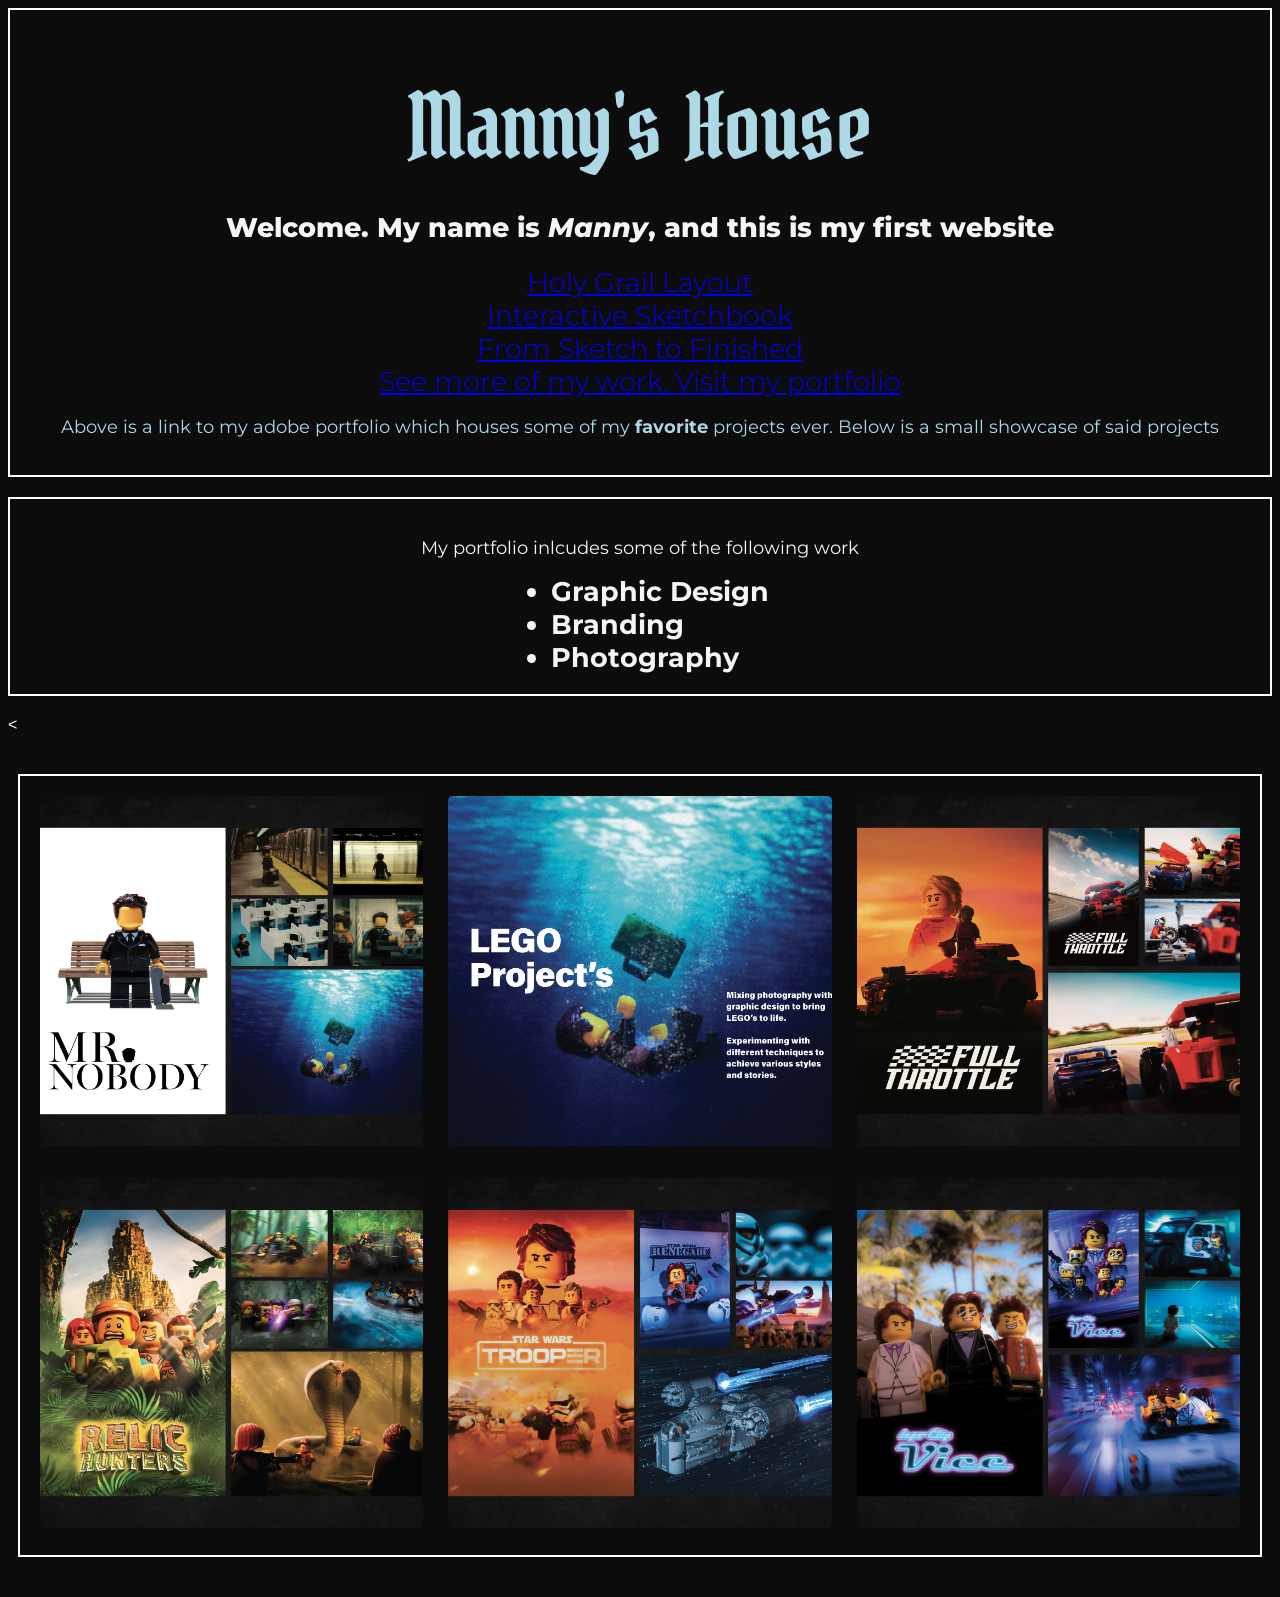
<file: index.html>
<!DOCTYPE html>
<head>
<link rel="stylesheet" href="style.css">
<link rel="preconnect" href="https://fonts.googleapis.com">
<link rel="preconnect" href="https://fonts.gstatic.com" crossorigin>
<link href="https://fonts.googleapis.com/css2?family=Bokor&family=Gilda+Display&family=Gloock&family=Great+Vibes&family=Indie+Flower&family=Londrina+Sketch&family=Montserrat:ital,wght@0,100..900;1,100..900&family=Tinos:ital,wght@0,400;0,700;1,400;1,700&display=swap" rel="stylesheet">
</head>

<div>
<body>
<h1 id="page-title"> Manny's House </h1>
<h2> Welcome. My name is <em>Manny</em>, and this is my first website </h2>
<a href="holy-grail.html">Holy Grail Layout</a>
<a href="AI_SKETCHBOOK.html">Interactive Sketchbook</a>
<a href="function.html">From Sketch to Finished</a>
<a href="http://mmoreno1960a29.myportfolio.com/">See more of my work. Visit my portfolio</a>
<p class="highlight">Above is a link to my adobe portfolio which houses some of my <b>favorite</b> projects ever. Below is a small showcase of said projects</p>
</div>

<div>
<p>My portfolio inlcudes some of the following work</p>

<ul>
  <li>Graphic Design</li>
  <li>Branding</li>
  <li>Photography</li>
</ul>
</div>




<<div class="photo-grid">

    <a href="PORTFOLIO_PICS/PORTFOLIO_PICS2.png" target="_blank">
        <img src="PORTFOLIO_PICS/PORTFOLIO_PICS2.png" alt="Photo 1">
    </a>

    <a href="PORTFOLIO_PICS/PORTFOLIO_PICS.png" target="_blank">
        <img src="PORTFOLIO_PICS/PORTFOLIO_PICS.png" alt="Photo 2">
    </a>

    <a href="PORTFOLIO_PICS/PORTFOLIO_PICS3.png" target="_blank">
        <img src="PORTFOLIO_PICS/PORTFOLIO_PICS3.png" alt="Photo 3">
    </a>

    <a href="PORTFOLIO_PICS/PORTFOLIO_PICS4.png" target="_blank">
        <img src="PORTFOLIO_PICS/PORTFOLIO_PICS4.png" alt="Photo 4">
    </a>

    <a href="PORTFOLIO_PICS/PORTFOLIO_PICS5.png" target="_blank">
        <img src="PORTFOLIO_PICS/PORTFOLIO_PICS5.png" alt="Photo 5">
    </a>

    <a href="PORTFOLIO_PICS/PORTFOLIO_PICS6.png" target="_blank">
        <img src="PORTFOLIO_PICS/PORTFOLIO_PICS6.png" alt="Photo 6">
    </a>

</div>
</file>
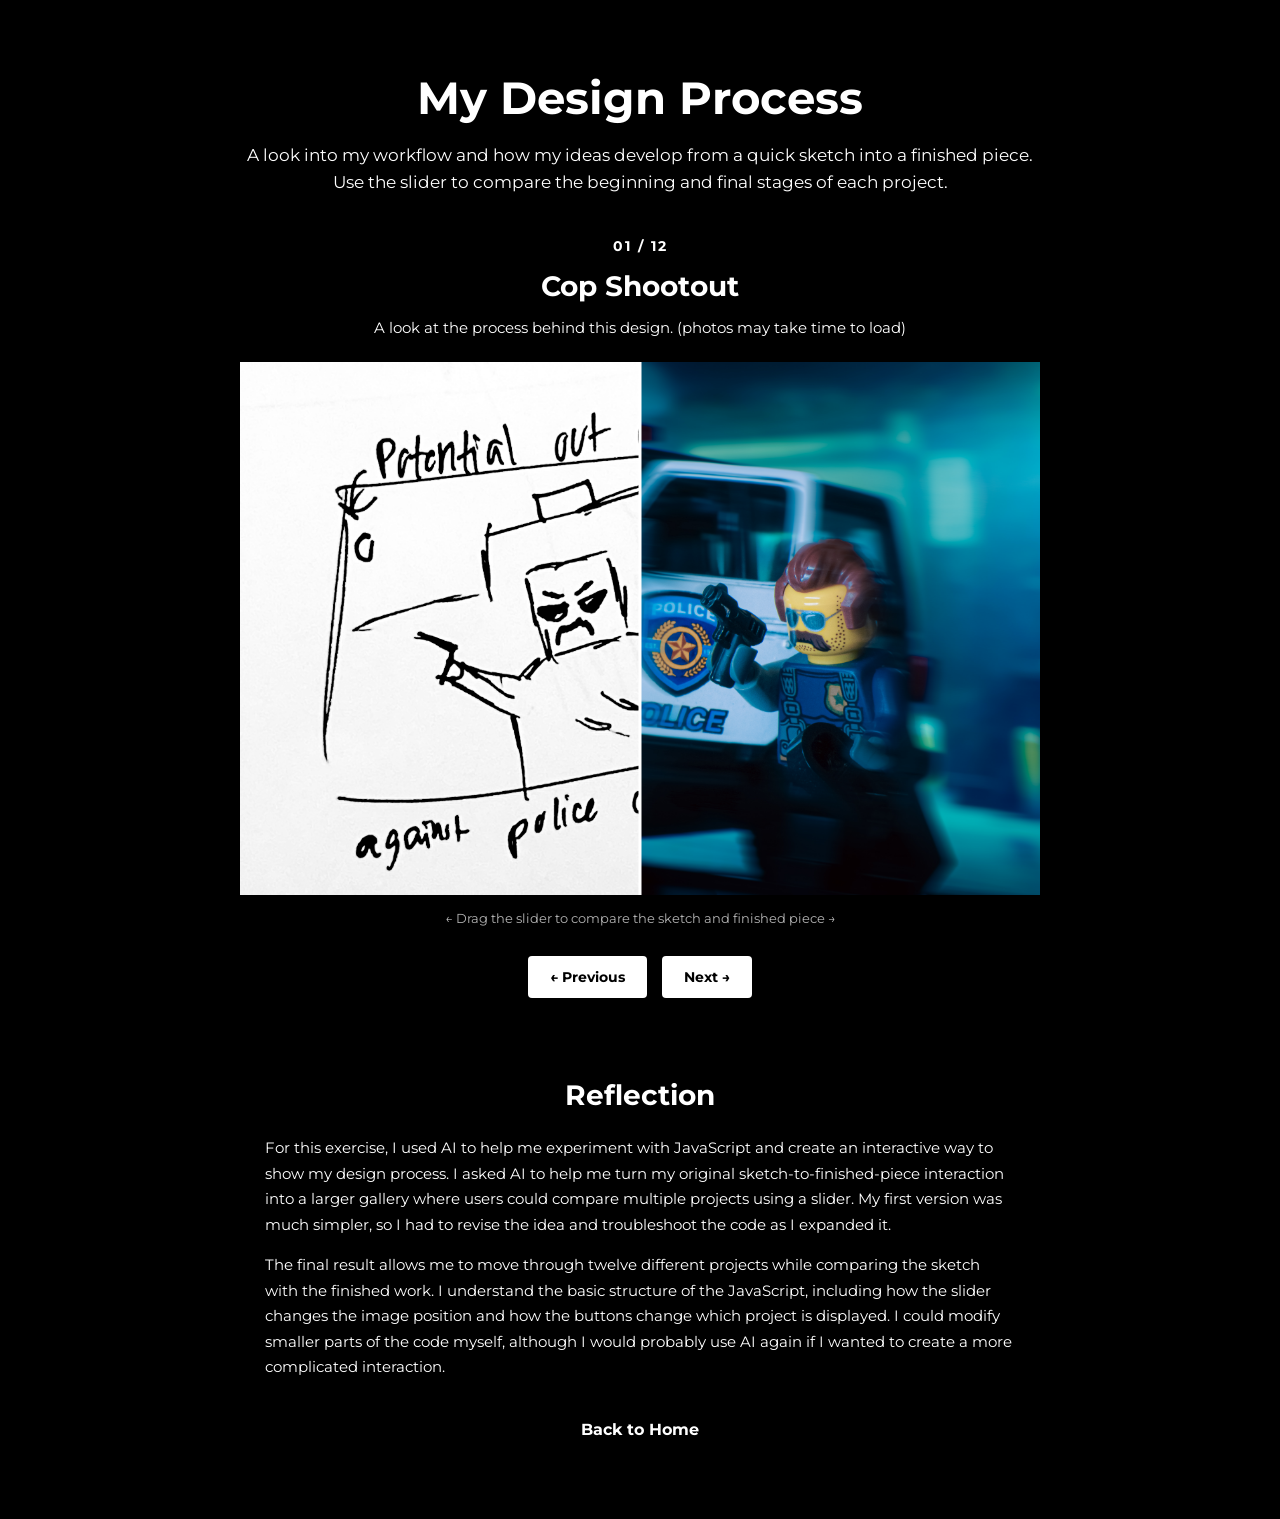
<file: AI_SKETCHBOOK.html>
<!DOCTYPE html>
<html lang="en">

<head>
  <meta charset="UTF-8">
  <meta name="viewport" content="width=device-width, initial-scale=1.0">

  <title>My Design Process</title>

  <link rel="preconnect" href="https://fonts.googleapis.com">
  <link rel="preconnect" href="https://fonts.gstatic.com" crossorigin>
  <link href="https://fonts.googleapis.com/css2?family=Montserrat:wght@400;500;700&display=swap" rel="stylesheet">

  <link rel="stylesheet" href="AI_SKETCHBOOK.CSS">
</head>

<body>

  <header>
    <h1>My Design Process</h1>

    <p class="intro">
      A look into my workflow and how my ideas develop from a quick sketch into a finished piece.
      Use the slider to compare the beginning and final stages of each project.
    </p>
  </header>


  <main>

    <div class="project-info">
      <p id="projectNumber">01 / 12</p>
      <h2 id="projectTitle">Cop Shootout</h2>
      <p id="projectDescription">
        A look at the process behind this design. (photos may take time to load)
      </p>
    </div>


    <div class="comparison">

  <img id="finalImage"
       src="FINAL_WORK/final_1.jpg"
       alt="Finished design">

  <div class="sketch-container">

    <img id="sketchImage"
         src="SKETCHES/sketch_1.png"
         alt="Design sketch">

  </div>

  <div class="slider-line"></div>

  <input
    type="range"
    id="slider"
    min="0"
    max="100"
    value="50"
  >

</div>


    <p class="slider-instruction">
      ← Drag the slider to compare the sketch and finished piece →
    </p>


    <div class="navigation">

      <button id="previousButton">← Previous</button>

      <button id="nextButton">Next →</button>

    </div>


    <section class="reflection">

      <h2>Reflection</h2>

      <p>
        For this exercise, I used AI to help me experiment with JavaScript and create
        an interactive way to show my design process. I asked AI to help me turn my
        original sketch-to-finished-piece interaction into a larger gallery where users
        could compare multiple projects using a slider. My first version was much simpler,
        so I had to revise the idea and troubleshoot the code as I expanded it.
      </p>

      <p>
        The final result allows me to move through twelve different projects while
        comparing the sketch with the finished work. I understand the basic structure
        of the JavaScript, including how the slider changes the image position and how
        the buttons change which project is displayed. I could modify smaller parts of
        the code myself, although I would probably use AI again if I wanted to create
        a more complicated interaction.
      </p>

    </section>

  </main>


  <a class="home-link" href="index.html">Back to Home</a>


  <script src="AI_SKETCHBOOK.js"></script>

</body>

</html>
</file>
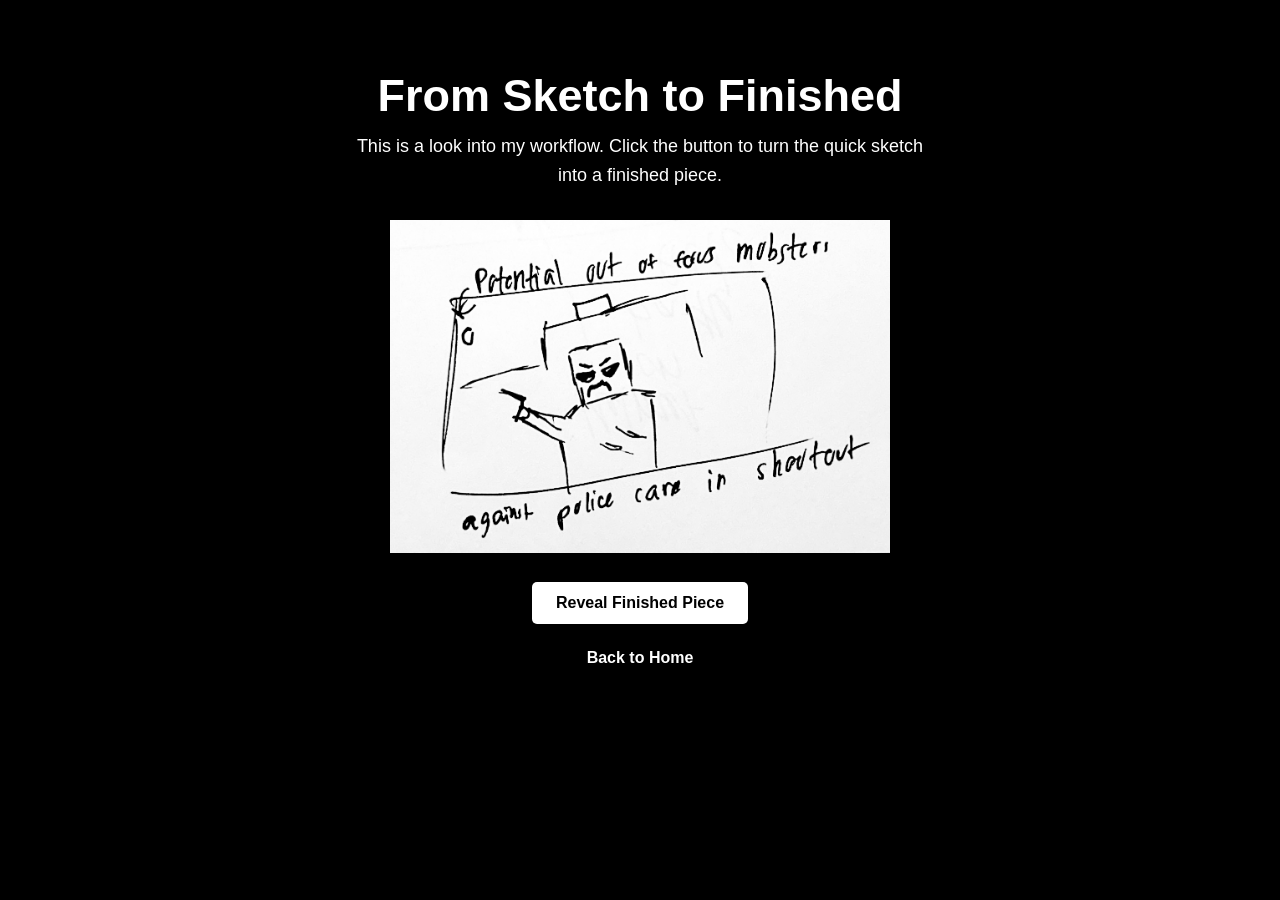
<file: function.html>
<!DOCTYPE html>
<html lang="en">

<head>
<meta charset="UTF-8">
<meta name="viewport" content="width=device-width, initial-scale=1.0">

<title>From Sketch to Finished</title>

<link rel="stylesheet" href="function.css">
</head>

<body>

<h1>From Sketch to Finished</h1>

<p class="description">
This is a look into my workflow. Click the button to turn the quick sketch into a finished piece.
</p>

<div class="artwork">
<img id="designImage" src="SKETCHES/sketch_1.png" alt="Design sketch" style="width: 500px; height: auto;">
</div>

<button id="finishButton">Reveal Finished Piece</button>

<a href="index.html">Back to Home</a>

<script src="function.js"></script>

</body>

</html>
</file>
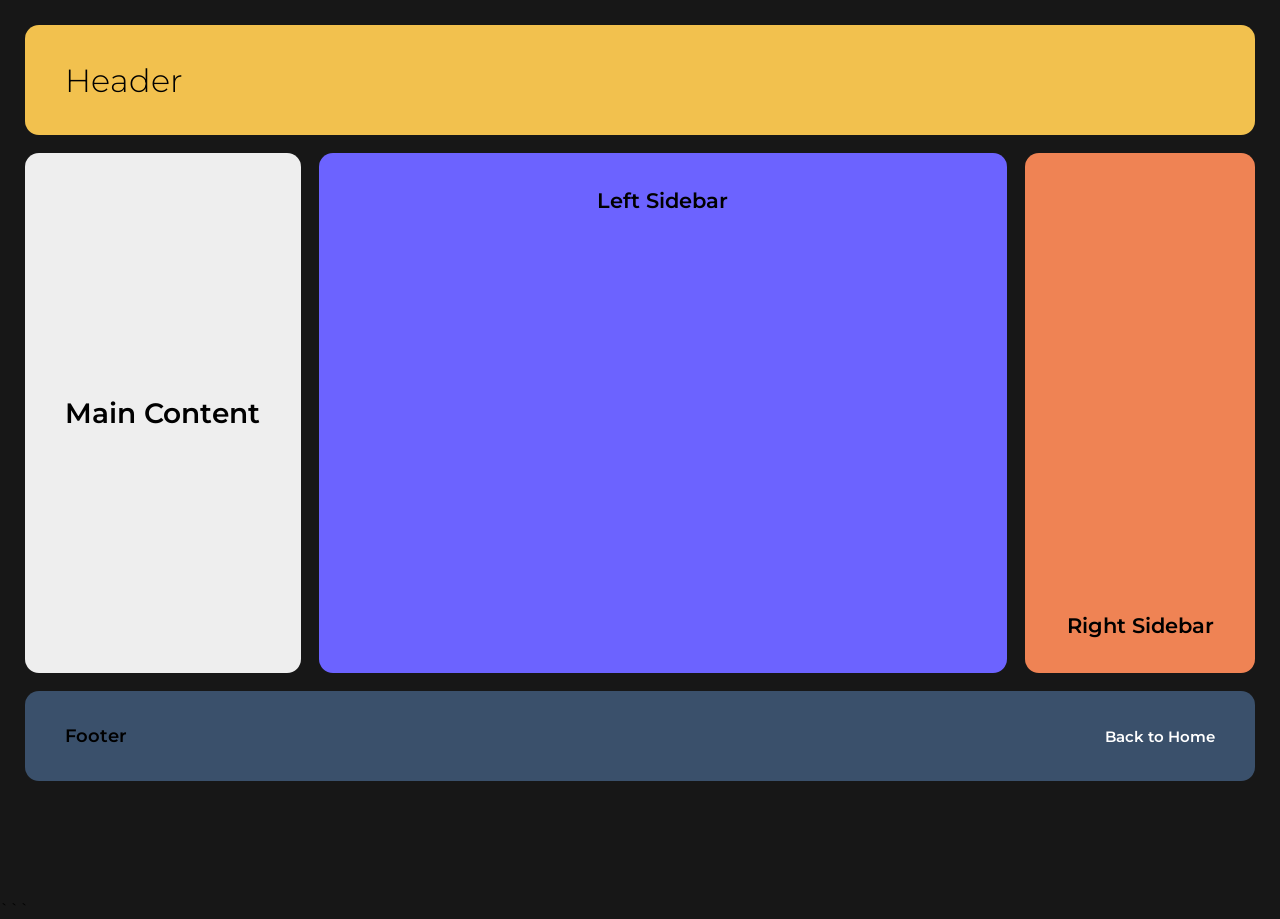
<file: holy-grail.html>
<!DOCTYPE html>
<html lang="en">
<head>
  <meta charset="UTF-8">
  <meta name="viewport" content="width=device-width, initial-scale=1.0">
  <title>Holy Grail Layout</title>

  <link rel="preconnect" href="https://fonts.googleapis.com">
  <link rel="preconnect" href="https://fonts.gstatic.com" crossorigin>
  <link href="https://fonts.googleapis.com/css2?family=Bokor&family=Gilda+Display&family=Gloock&family=Great+Vibes&family=Indie+Flower&family=Londrina+Sketch&family=Montserrat:ital,wght@0,100..900;1,100..900&family=Tinos:ital,wght@0,400;0,700;1,400;1,700&display=swap" rel="stylesheet">

  <link rel="stylesheet" href="holy-grail.css">
</head>

<body>

  <div class="page">

    <header class="header">
      Header
    </header>

    <main class="middle">

      <section class="main-content">
        Main Content
      </section>

      <aside class="left-sidebar">
        Left Sidebar
      </aside>

      <aside class="right-sidebar">
        Right Sidebar
      </aside>

    </main>

    <footer class="footer">
      <div>Footer</div>
      <a href="index.html">Back to Home</a>
    </footer>

  </div>

</body>
</html>
```
</file>
<file: style.css>
h1 {
  text-align: center;
  font-size: 10ch;
  font-family: "Bokor", system-ui;
  font-weight: 400;
  font-style: normal;
  margin: 20px;
  margin-bottom: 0px;
  margin-top: 20px;
}
h2{ 
  text-align: center;
  font-family: "Montserrat", sans-serif;
  font-optical-sizing: auto;
  font-weight: 800; 
  font-style: normal;
  font-size: 3ch;
  margin-top: 0px;
}
a { 
    display: block;
    text-align: center;
    font-family: "Montserrat", sans-serif;
    font-optical-sizing: auto;
    font-weight: 300; 
    font-style: normal;
    font-size: 3ch;
    transition: 0.3s ease;
a:link 
    color: lightblue;
}
a:visited {
    color: lightblue;
}
a:hover {
    color: white;
    transform: scale(1.05);
}




p {
    text-align: center;
    font-family: "Montserrat", sans-serif;
    font-optical-sizing: auto;
    font-weight: 400; 
    font-style: normal;
    font-size: 2ch;
}

ul{
    width: fit-content;
    margin: 0 auto;
    text-align: left;
    font-family: "Montserrat", sans-serif;
    font-optical-sizing: auto;
    font-weight: 700; 
    font-style: normal;
    font-size: 3ch;
}

body{
    background-color: #0C0C0C;
    color:whitesmoke;
     font-family: Arial, Helvetica, sans-serif;
}


.photo-grid {
    display: grid;
    grid-template-columns: repeat(3, 1fr);
    gap: 25px;
    width: 95%;
    margin: 40px auto;
}

.photo-grid img {
    width: 100%;
    height: 350px;
    object-fit: cover;
    border-radius: 5px;
}

div {
    border: 2px solid white;
    margin-bottom: 20px;
    padding: 20px;
}

#page-title {
    color: lightblue;
}

.highlight {
    color: lightblue;
}
</file>
<file: AI_SKETCHBOOK.CSS>
body {
    background-color: black;
    color: white;
    font-family: 'Montserrat', sans-serif;
    margin: 0;
    padding: 40px;
    text-align: center;
}

header {
    max-width: 800px;
    margin: 0 auto 40px;
}

h1 {
    font-size: 45px;
    font-weight: 700;
    margin-bottom: 15px;
}

.intro {
    font-size: 17px;
    line-height: 1.6;
}

.project-info {
    margin-bottom: 25px;
}

.project-info h2 {
    font-size: 28px;
    margin: 5px 0;
}

#projectNumber {
    font-size: 14px;
    font-weight: 700;
    letter-spacing: 2px;
}

#projectDescription {
    font-size: 15px;
}


/* IMAGE COMPARISON */

.comparison {
    position: relative;
    width: 800px;
    max-width: 90%;
    margin: 0 auto;
    overflow: hidden;
}

#finalImage {
    display: block;
    width: 100%;
    height: auto;
}

.sketch-container {
    position: absolute;
    top: 0;
    left: 0;
    width: 50%;
    height: 100%;
    overflow: hidden;
}

#sketchImage {
    display: block;
    width: 800px;
    max-width: none;
    height: 100%;
    object-fit: cover;
}


/* SLIDER LINE */

.slider-line {
    position: absolute;
    top: 0;
    bottom: 0;
    left: 50%;
    width: 3px;
    background-color: white;
    transform: translateX(-50%);
    pointer-events: none;
}


/* INVISIBLE SLIDER */

#slider {
    position: absolute;
    top: 0;
    left: 0;
    width: 100%;
    height: 100%;
    margin: 0;
    opacity: 0;
    cursor: ew-resize;
}

.slider-instruction {
    margin-top: 15px;
    font-size: 13px;
    opacity: 0.7;
}


/* BUTTONS */

.navigation {
    display: flex;
    justify-content: center;
    gap: 15px;
    margin-top: 30px;
}

button {
    font-family: 'Montserrat', sans-serif;
    font-weight: 700;
    font-size: 14px;
    padding: 12px 22px;
    background-color: white;
    color: black;
    border: none;
    border-radius: 4px;
    cursor: pointer;
    transition: transform 0.2s ease;
}

button:hover {
    transform: scale(1.05);
}

button:active {
    transform: scale(0.95);
}


/* REFLECTION */

.reflection {
    max-width: 750px;
    margin: 80px auto 40px;
    text-align: left;
}

.reflection h2 {
    text-align: center;
    font-size: 28px;
}

.reflection p {
    font-size: 15px;
    line-height: 1.7;
}

.home-link {
    display: block;
    margin: 40px 0;
    color: white;
    text-decoration: none;
    font-weight: 700;
}

.home-link:hover {
    text-decoration: underline;
}
</file>
<file: function.css>
body {
    background-color: black;
    color: white;
    font-family: 'Montserrat', sans-serif;
    text-align: center;
    margin: 0;
    padding: 40px;
}

h1 {
    font-family: 'Montserrat', sans-serif;
    font-weight: 700;
    font-size: 45px;
    margin-bottom: 10px;
}

.description {
    font-family: 'Montserrat', sans-serif;
    font-weight: 400;
    font-size: 18px;
    max-width: 600px;
    margin: 0 auto 30px;
    line-height: 1.6;
}

.artwork {
    margin-bottom: 25px;
}

.artwork img {
    max-width: 90%;
    height: auto;
}

button {
    font-family: 'Montserrat', sans-serif;
    font-weight: 700;
    font-size: 16px;
    padding: 12px 24px;
    background-color: white;
    color: black;
    border: none;
    border-radius: 5px;
    cursor: pointer;
    transition: transform 0.2s ease, background-color 0.2s ease;
}

button:hover {
    transform: scale(1.05);
}

button:active {
    transform: scale(0.95);
}

a {
    display: block;
    margin-top: 25px;
    color: white;
    font-family: 'Montserrat', sans-serif;
    text-decoration: none;
    font-weight: 700;
}

a:hover {
    text-decoration: underline;
}
</file>
<file: holy-grail.css>
body {
  margin: 0;
  background-color: #171717;
  font-family: "Montserrat", sans-serif;
}

.page {
  display: grid;
  grid-template-rows: 110px 520px 90px;
  min-height: 100vh;
  padding: 25px;
  gap: 18px;
  box-sizing: border-box;
}

.header {
  background-color: #f2c14e;
  display: flex;
  justify-content: flex-start;
  align-items: center;
  padding-left: 40px;
  font-size: 32px;
  font-weight: 700;
  border-radius: 14px;
    font-family: "Montserrat", sans-serif;
    font-optical-sizing: auto;
    font-weight: 300; 
    font-style: normal;
}

.middle {
  display: grid;
  grid-template-columns: 1.2fr 3fr 1fr;
  gap: 18px;
}

.left-sidebar {
  background-color: #6c63ff;
  display: flex;
  justify-content: center;
  align-items: flex-start;
  padding-top: 35px;
  font-size: 21px;
  font-weight: 600;
  border-radius: 14px;
}

.main-content {
  background-color: #eeeeee;
  display: flex;
  justify-content: center;
  align-items: center;
  font-size: 28px;
  font-weight: 600;
  border-radius: 14px;
}

.right-sidebar {
  background-color: #ef8354;
  display: flex;
  justify-content: center;
  align-items: flex-end;
  padding-bottom: 35px;
  font-size: 21px;
  font-weight: 600;
  border-radius: 14px;
}

.footer {
  background-color: #3a506b;
  display: flex;
  justify-content: space-between;
  align-items: center;
  padding: 0 40px;
  border-radius: 14px;
  font-size: 18px;
  font-weight: 600;
}

.footer a {
  color: white;
  text-decoration: none;
  font-size: 15px;
}

.footer a:hover {
  text-decoration: underline;
}
```
</file>
